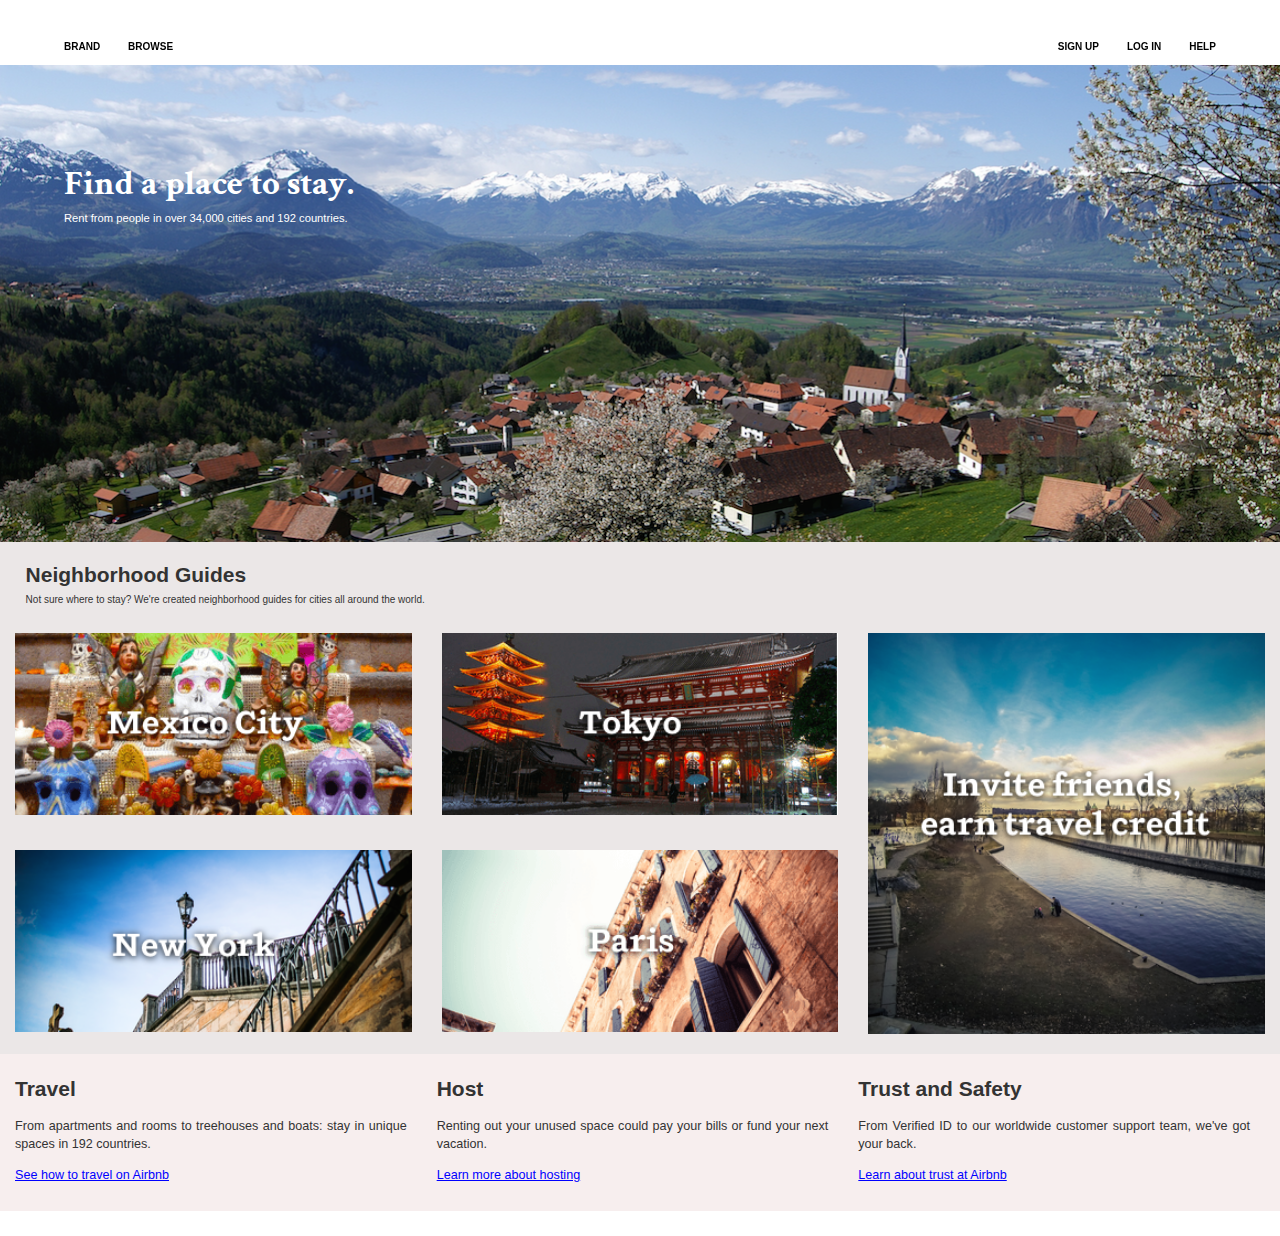
<file: index.html>
<!DOCTYPE html>
<html lang="en">
    <head>
       <title>Neighborhood Guides</title>
       <meta charset="UTF-8">
       <!--responsive design -->
       <meta name="viewport" content="width=device-width, initial-scale=1">
       <!-- Crimson Text font from Google: link should not be in style -->
       <link href="https://fonts.googleapis.com/css2?family=Crimson+Text&display=swap" rel="stylesheet">
       <!-- link to css files -->
       <link rel="stylesheet" href="https://maxcdn.bootstrapcdn.com/bootstrap/3.4.1/css/bootstrap.min.css">
       <!--link rel="stylesheet" href=".css/genenalstyle.css"-->
       <link rel="stylesheet" href="phonestyle.css" type="text/css">
       <link rel="stylesheet" media="screen and (min-device-width: 768px)" href="tabletstyle.css" type="text/css">
       <link rel="stylesheet" media="screen and (min-device-width: 992px)" href="laptopstyle.css" type="text/css">
       
    
    </head>
    <body>

        <div class="navbar">
            <ul id="left-nav">
                <li><a href="#">Brand</a> </li>
                <li><a href="#">Browse</a> </li>               
            </ul>
            <ul id="right-nav">
                <li><a href="signup.html">Sign Up</a> </li>
                <li><a href="signin.html">Log In</a> </li>
                <li><a href="#">Help</a> </li>
            </ul>
            </ul>
        </div>
        
        <div id="banner" class="container-fluid">
            <img src="images/lodging.png" alt="Logging">
            <div class="content">
                <h1>Find a place to stay.</h1>
                <p>Rent from people in over 34,000 cities and 192 countries.</p>
            </div>
        </div>
        
        <div id="image-section" class="container-fluid">
            <div id="caption">
                <h3>Neighborhood Guides</h3>
                <p>Not sure where to stay? We're created neighborhood guides for cities all around the world.</p>
            </div>
            <div class="col-xs-12 col-sm-6 col-md-4">
                <img src="images/mexico-city.png" alt="Mexico City"> <br>
                <img src="images/newyork-city.png" alt="NewYork">
            </div>
            <div class="col-xs-12 col-sm-6 col-md-4">
                <img src="images/tokyo.png" alt="Tokyo"><br>
                <img src="images/paris.png" alt="Paris">
            </div>
            <div class="col-xs-12 col-sm-6 col-md-4">
                <img src="images/invite.png" alt="Invite friends, earn travel credit">
            </div>
        </div>
      
        <!--footer-->
        <div id="footer-container" class="container-fluid">
            <div class="col-md-4">
                <h4>Travel</h4>
                <p>From apartments and rooms to treehouses and boats: stay in unique spaces in 192 countries.</p>
                <a href="#">See how to travel on Airbnb</a>
            </div>
            <div class="col-md-4">
                <h4>Host</h4>
                <p>Renting out your unused space could pay your bills or fund your next vacation.</p>
                <a href="#">Learn more about hosting</a> 
            </div>
            <div class="col-md-4">
                <h4>Trust and Safety</h4>
                <p>From Verified ID to our worldwide customer support team, we've got your back.</p>
                <a href="#">Learn about trust at Airbnb</a>
            </div>
        </div>
      
    </body>
</html>
</file>
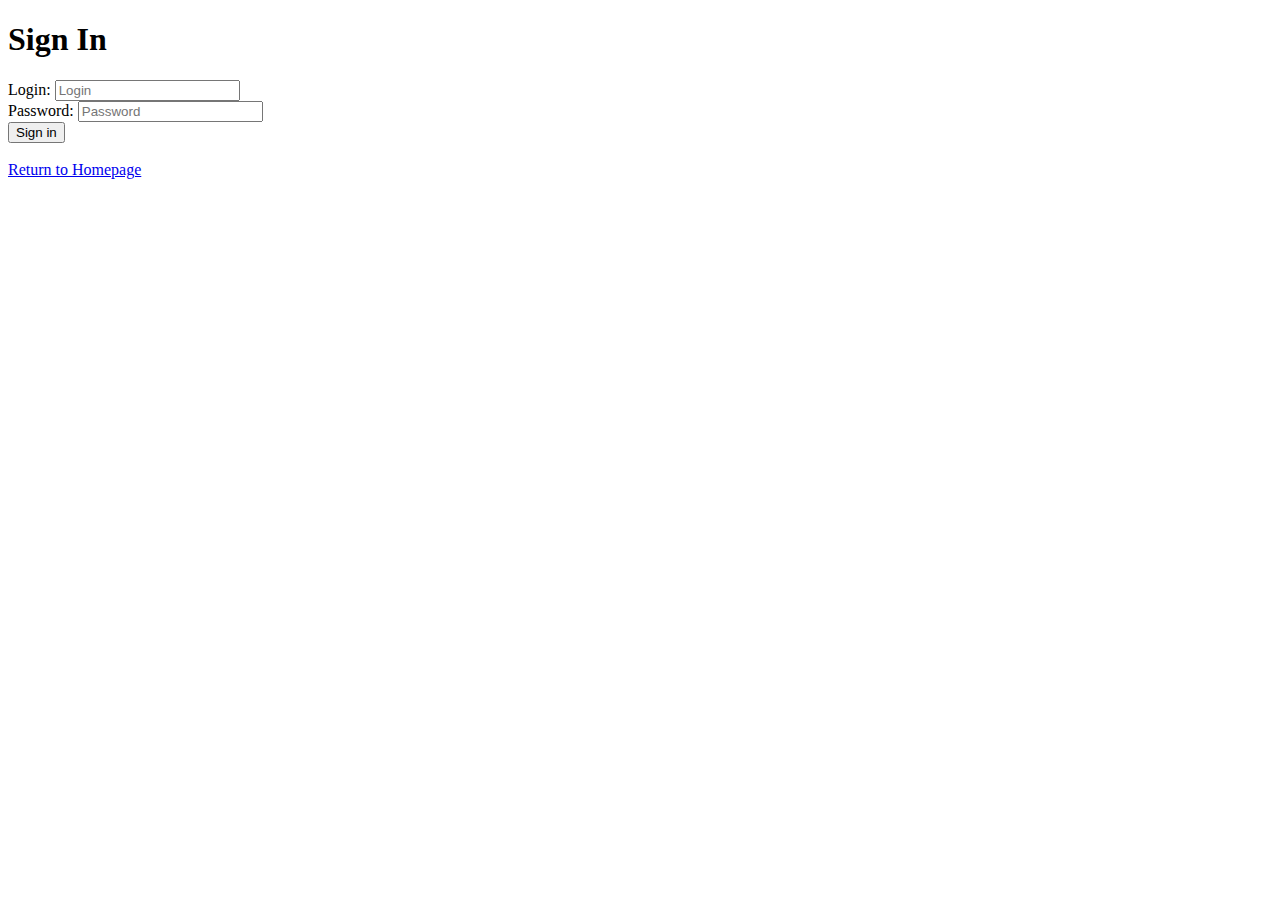
<file: signin.html>
<!DOCTYPE html>
<!--sign in-->

<html lang="en">
    <head>
        <meta charset="UTF-8">
        <title>Sign In</title>
    </head>
    <body>
        <h1>Sign In</h1>

        <form>
            <label for="login"> Login:
                <input type="text" id="login" name="login" placeholder="Login" required>
            </label><br>
            <label for="password">Password:
                <input type="password" id="password" name="password" placeholder="Password" required>
            </label><br>
            <button type="submit">Sign in</button>
        </form>
        <br>
        <a href="index.html">Return to Homepage</a>
    </body>

</html>
</file>
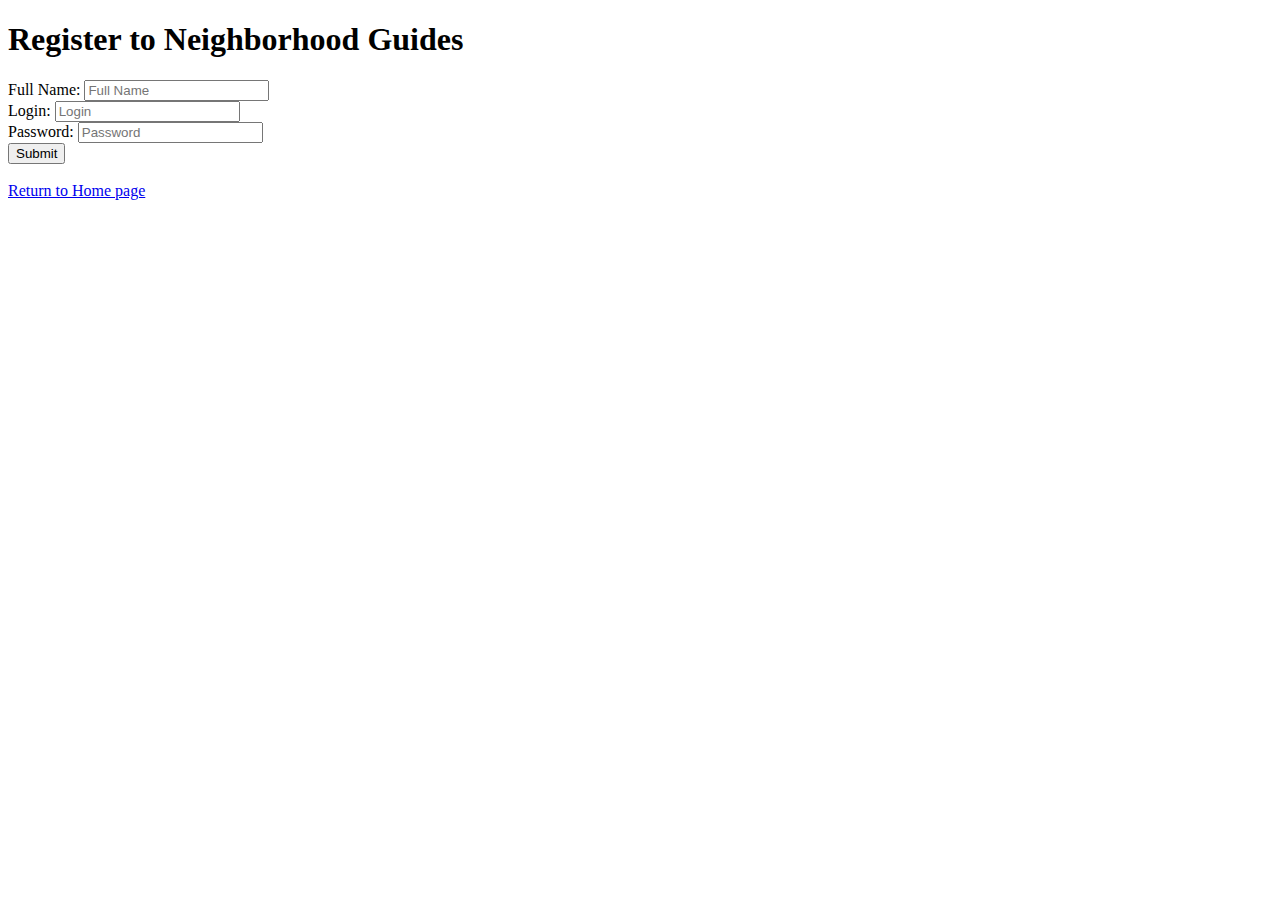
<file: signup.html>
<!DOCTYPE html>
<!--register-->

<html lang="en">
    <head>
        <meta charset="UTF-8">
        <title>Sign Up</title>
    </head>
    <body>
        <h1>Register to Neighborhood Guides</h1>

        <!-- register form -->
        <form action="#">
            <!-- data passed when submit: .fname = value-->
            <label for="fname">Full Name: 
                <input type="text" id="fname" name="fname" placeholder="Full Name" required>
            </label><br>
            <label for="login">Login:      
                <input type="text" id="login" name="login" placeholder="Login" required>
            </label><br>
            <label for="password">Password: 
                <input type="text" id="password" name="password" placeholder="Password" required>
            </label><br>

            <button type="submit">Submit</button>
            
        </form>

        <br>
        <div>
            <a href="index.html">Return to Home page</a>
        </div>
    </body>
</html>
</file>
<file: phonestyle.css>
.navbar {         /* navbar sticky at the top */
    position: sticky;
    top: 0px;
    height: 40px;
    width: 100%;
    background-color: rgb(46, 34, 34);
    z-index: 1;
}

#left-nav {    /* ul arranged at the navbar - so links could be at the left and right */
    position: absolute;
    left:4%;
    top: 50%;
    transform: translateY(-50%);
    padding: 0%;
    list-style-type: none;
}

#right-nav {
    position: absolute;
    right: 4%;
    top: 50%;
    transform: translateY(-50%);
    padding: 0%;
    list-style-type: none;
}

.navbar li {    /* list of links on navbar */
    display: inline-block;
    font-size: 10px;
    font-family: sans-serif;
    text-transform: uppercase;
}

.navbar a {     /* link on navbar */
    color: white;
    text-decoration: none;
    padding: 8px 12px;
}

#banner {       /* banner section, set height to display entire image */
    position: relative;
    top: -20px;
    height: 250px;
    padding:0px;
    z-index: 0;     /* z-index to hide below navbar when scolling up */
    border-bottom-width: 1px;
    border-bottom-style: solid;
    border-bottom-color: lightgray;
}

#banner img {
    width: 100%;
    height: auto;
    display: none;
}

#banner .content {      /* positioning of the text content on banner */
    position: absolute;
    top: 16%;
    width: 100%;
    color:black;
}

 h1, h3 {
    padding-left: 5%;
    font-size: 2.8em;       
    font-weight:bolder;
    font-family: sans-serif;
}
 p {
    padding-left: 5%;
    font-family: sans-serif;
    font-size: 1em;
}

#image-section {
    padding: 0px;
}

img {
    width: 100%;
    height: auto;
    padding-top: 4%;
}

#footer-container div {
    padding-top: 5%;
}

#footer-container h4 {
    font-weight: bold;
    font-size: 2em;
    height: 1.5em;
}

#footer-container p {
    padding-left: 0px;
    text-align: justify;
}

#footer-container a {
    color: black;
    text-decoration: underline;
}
</file>
<file: tabletstyle.css>
.navbar {
    height: 65px;
}

#right-nav, #left-nav {
    top: 60%;
}

#banner {
    height: 200px;
}

h1, h3 {
    font-size: 3.1em;                   
    font-weight:bolder;
    font-family: sans-serif;
}

h1 {
    height: 1.6em; 
}

p {
    font-family: sans-serif;
    font-size: 1.2em; 
}

#footer-container a {
    color: blue;
    text-decoration: underline;
}
</file>
<file: laptopstyle.css>
body {
    padding: 0;
}
.navbar {
    background-color: white;
    margin-bottom: 0px;
}

.navbar a {     /* link on navbar */
    color: black;
    font-weight: bold;
}

#left-nav, #right-nav {
    top: 70%;
}

.navbar a:hover {   /* link display changed when hovering on */
    background-color: gray;
    color:white;
    text-decoration: none;
}

#banner {
    height: auto;
    position: relative;
    top:-20%;
}

#banner img {
    padding: 0px;
    display: inline;
    width: 100%;
    height: auto;
}

#banner .content {
    color: white;
}

#banner .content h1 {
    height: 1em;
    font-size: 2.5em;               
    font-family: 'Crimson Text', sans-serif;
}

#banner .content p {
    font-family: sans-serif;
    font-size: 0.8em;
}

/* images section */

#image-section {
   position: relative;
   top: -25px;
   padding-left: 0%;
   padding-top: 1px;
   background-color:#ebe7e7;
}

#image-section h3 {
    font-family: sans-serif; 
    font-weight: bold; 
    font-size: 1.5em;
    height: 20px;
    padding-left: 2%;
}

#image-section p {
    font-family:sans-serif;
    font-size: 10px;
    padding-left: 2%;
}

#image-section img {
    margin-bottom: 5%;
}

#footer-container {
    display: flex;
    position: relative;
    padding-left: 0%;
    padding-bottom: 2%;
    top: -25px;
    background-color:#f7eeee;
}

#footer-container div {
    padding-top: 1%;
}

#footer-container h4 {
    font-weight: bold;
    font-size: 1.5em;
    height: 1.5em;
}

#footer-container p {
    padding-left: 0px;
    font-size: 0.9em;
}

#footer-container a {
    font-size: 0.9em;
}
</file>
